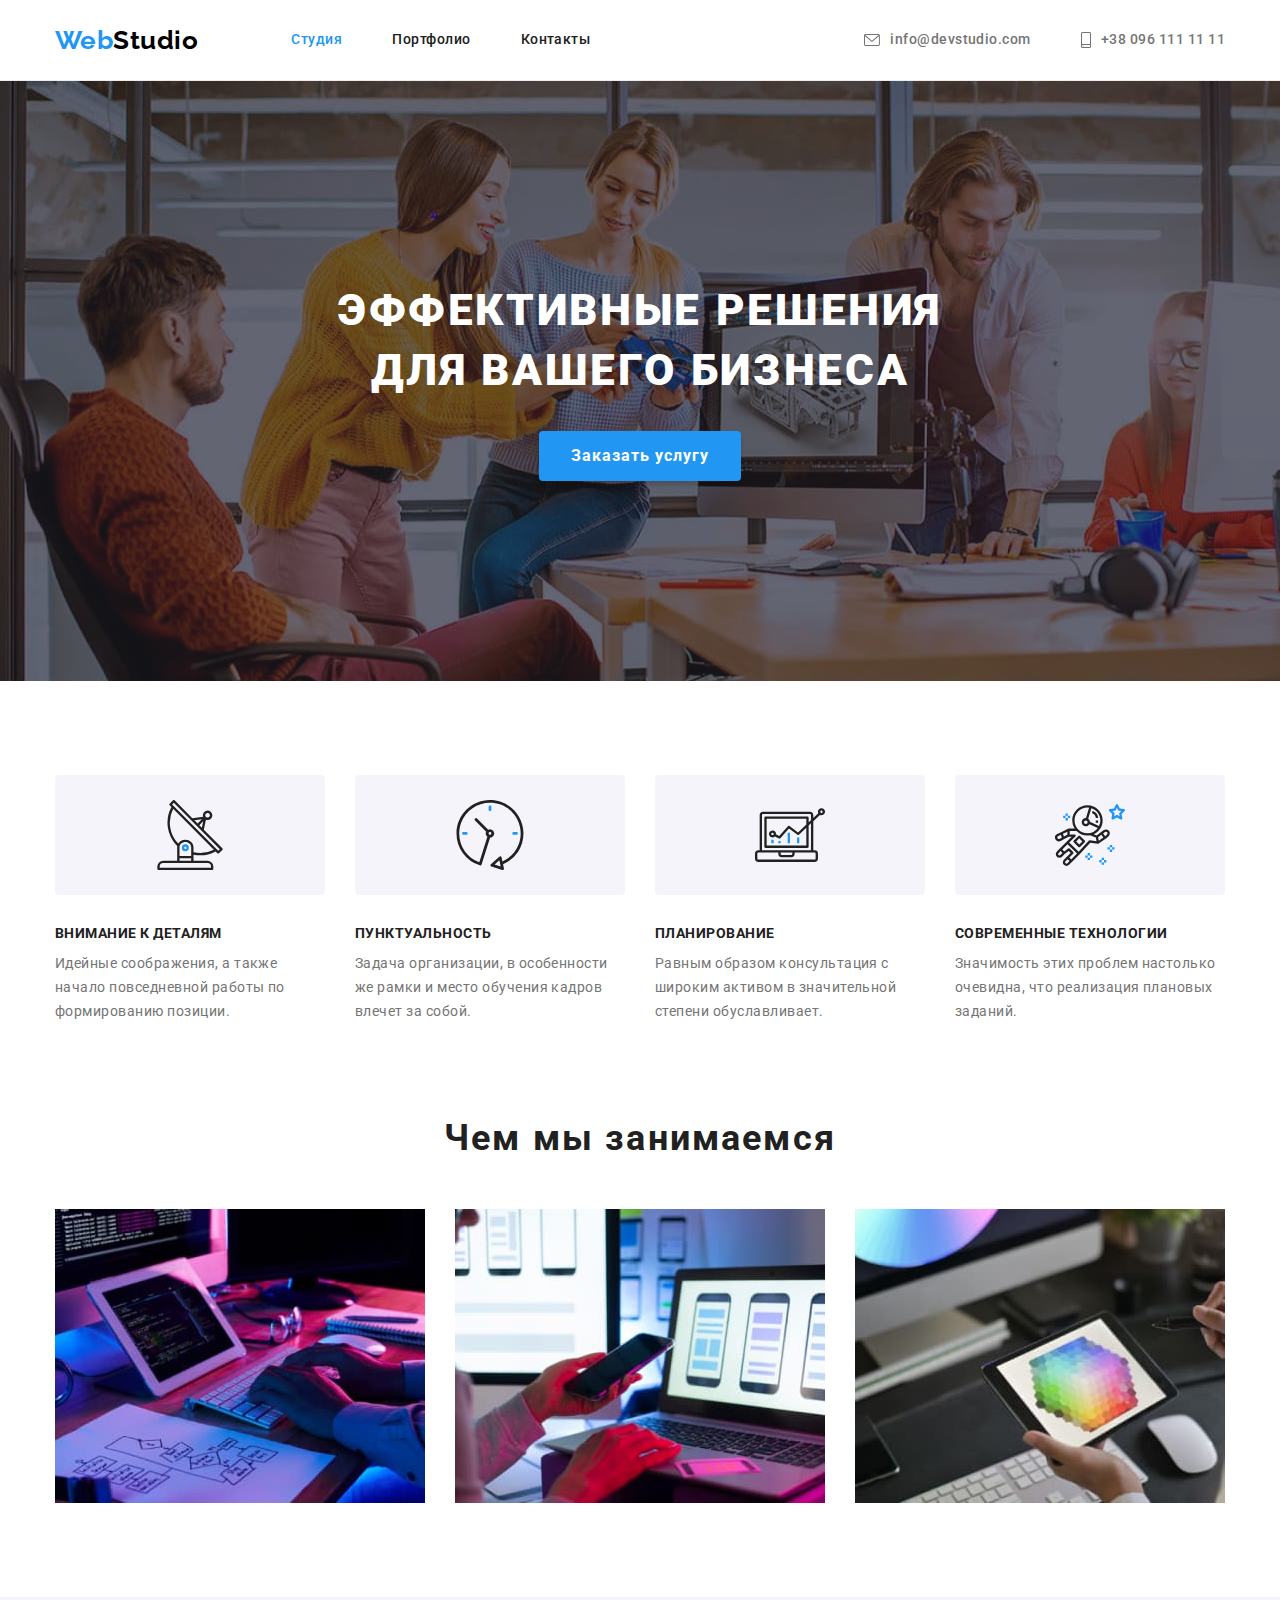
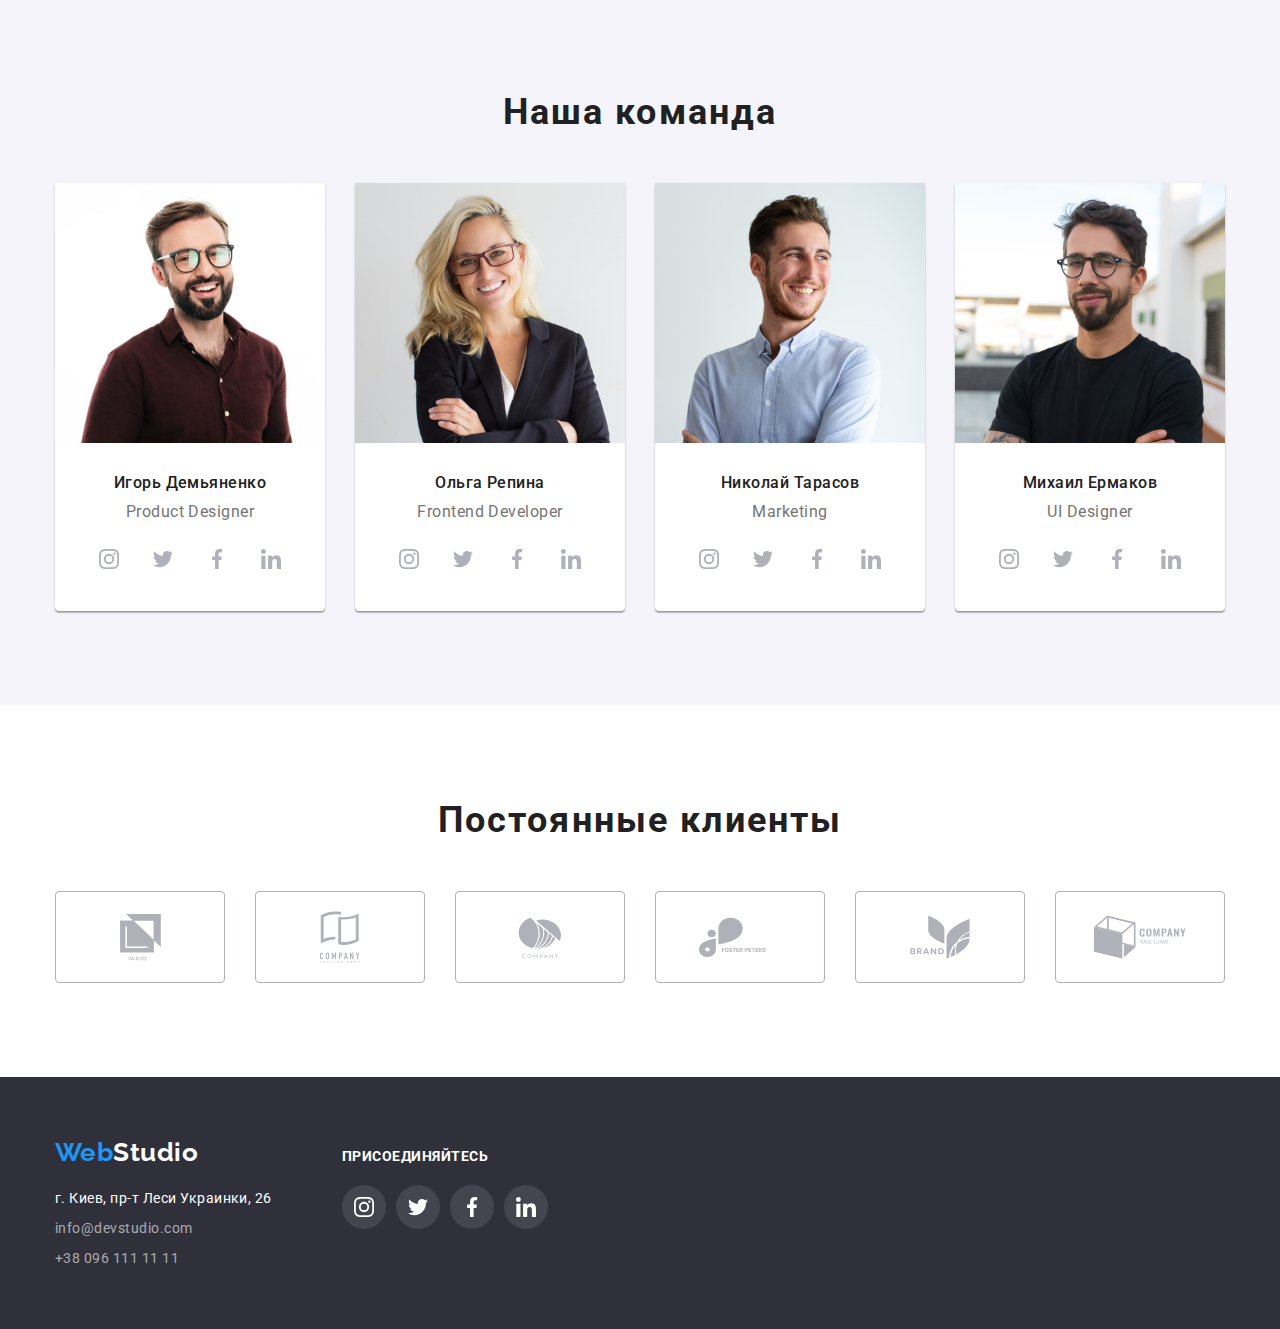
<file: index.html>
<!DOCTYPE html>
<html lang="ru">
  <head>
    <meta charset="UTF-8" />
    <meta http-equiv="X-UA-Compatible" content="IE=edge" />
    <meta name="viewport" content="width=device-width, initial-scale=1.0" />
    <link
      href="https://fonts.googleapis.com/css2?family=Raleway:wght@700&family=Roboto:wght@400;500;700;900&display=swap"
      rel="stylesheet"
    />
    <link
      rel="stylesheet"
      href="https://cdnjs.cloudflare.com/ajax/libs/modern-normalize/1.1.0/modern-normalize.min.css"
    />
    <link rel="stylesheet" href="./css/styles.css" />
    <title>WebStudio</title>
  </head>
  <body>
    <header class="hdr">
      <div class="container hdr_container">
        <nav class="site_nav">
          <a href="./index.html" lang="en" class="logo"
            ><span class="logo-accent">Web</span>Studio</a
          >
          <ul class="site_nav-link">
            <li class="item">
              <a href="./index.html" class="link current">Студия</a>
            </li>
            <li class="item">
              <a href="./portfolio.html" class="link">Портфолио</a>
            </li>
            <li class="item"><a href="#" class="link">Контакты</a></li>
          </ul>
        </nav>
        <ul class="site_contact">
          <li class="item">
            <a href="mailto:info@devstudio.com" class="link contact"
              ><svg width="16" height="12" class="icon">
                <use href="./images/svg/icons.svg#icon-envelope"></use>
              </svg>
              info@devstudio.com</a
            >
          </li>
          <li class="item">
            <a href="tel:+380961111111" class="link contact"
              ><svg width="10" height="16" class="icon">
                <use href="./images/svg/icons.svg#icon-smartphone"></use></svg
              >+38 096 111 11 11</a
            >
          </li>
        </ul>
      </div>
    </header>
    <main>
      <section class="hero">
        <div class="container hero-container">
          <h1 class="hero-title">Эффективные решения для вашего бизнеса</h1>
          <button type="button" class="btn hero_btn">Заказать услугу</button>
        </div>
      </section>
      <section class="section">
        <div class="container">
          <h2 class="title hidden">Наши особенности</h2>
          <ul class="advantages_list">
            <li class="item icon-antenna">
              <div class="icon-item">
                <svg width="70" height="70">
                  <use href="./images/svg/icons.svg#icon-antenna"></use>
                </svg>
              </div>
              <h3 class="advantages-title">Внимание к деталям</h3>
              <p class="advantages-text">
                Идейные соображения, а также начало повседневной работы по
                формированию позиции.
              </p>
            </li>
            <li class="item icon-clock">
              <div class="icon-item">
                <svg width="70" height="70">
                  <use href="./images/svg/icons.svg#icon-clock"></use>
                </svg>
              </div>
              <h3 class="advantages-title">Пунктуальность</h3>
              <p class="advantages-text">
                Задача организации, в особенности же рамки и место обучения
                кадров влечет за собой.
              </p>
            </li>
            <li class="item icon-diagram">
              <div class="icon-item">
                <svg width="70" height="70">
                  <use href="./images/svg/icons.svg#icon-diagram"></use>
                </svg>
              </div>
              <h3 class="advantages-title">Планирование</h3>
              <p class="advantages-text">
                Равным образом консультация с широким активом в значительной
                степени обуславливает.
              </p>
            </li>
            <li class="item icon-astronaut">
              <div class="icon-item">
                <svg width="70" height="70">
                  <use href="./images/svg/icons.svg#icon-astronaut"></use>
                </svg>
              </div>
              <h3 class="advantages-title">Современные технологии</h3>
              <p class="advantages-text">
                Значимость этих проблем настолько очевидна, что реализация
                плановых заданий.
              </p>
            </li>
          </ul>
        </div>
      </section>
      <section class="section work">
        <div class="container">
          <h2 class="title">Чем мы занимаемся</h2>
          <ul class="work-list">
            <li class="item">
              <img
                src="./images/whatdo/01.jpeg"
                alt="Работа с кодом"
                width="370"
              />
            </li>
            <li class="item">
              <img
                src="./images/whatdo/02.jpeg"
                alt="Работа с диаграммами"
                width="370"
              />
            </li>
            <li class="item">
              <img
                src="./images/whatdo/03.jpeg"
                alt="Работа с палитрой"
                width="370"
              />
            </li>
          </ul>
        </div>
      </section>
      <section class="section team">
        <div class="container">
          <h2 class="title">Наша команда</h2>
          <ul class="team_list">
            <li class="item">
              <img
                src="./images/ourteam/01.jpeg"
                alt="Игорь Демьяненко"
                width="270"
              />
              <div class="team-description">
                <h3 class="team-title">Игорь Демьяненко</h3>
                <p class="team-text">Product Designer</p>
                <ul class="team-list-icon">
                  <li class="icon-item">
                    <a
                      href="https://instagram.com/"
                      target="_blank"
                      aria-label="иконка Инстаграм"
                      class="icon-link"
                    >
                      <svg width="20" height="20" class="icon-media">
                        <use href="./images/svg/icons.svg#icon-instagram"></use>
                      </svg>
                    </a>
                  </li>
                  <li class="icon-item">
                    <a
                      href="https://twitter.com/"
                      target="_blank"
                      aria-label="иконка Твиттер"
                      class="icon-link"
                    >
                      <svg width="20" height="20" class="icon-media">
                        <use href="./images/svg/icons.svg#icon-twitter"></use>
                      </svg>
                    </a>
                  </li>
                  <li class="icon-item">
                    <a
                      href="https://facebook.com/"
                      target="_blank"
                      aria-label="иконка Фейсбук"
                      class="icon-link"
                    >
                      <svg width="20" height="20" class="icon-media">
                        <use href="./images/svg/icons.svg#icon-facebook"></use>
                      </svg>
                    </a>
                  </li>
                  <li class="icon-item">
                    <a
                      href="https://linkedin.com/"
                      target="_blank"
                      aria-label="иконка Линкедин"
                      class="icon-link"
                    >
                      <svg width="20" height="20" class="icon-media">
                        <use href="./images/svg/icons.svg#icon-linkedin"></use>
                      </svg>
                    </a>
                  </li>
                </ul>
              </div>
            </li>
            <li class="item">
              <img
                src="./images/ourteam/02.jpeg"
                alt="Ольга Репина"
                width="270"
              />
              <div class="team-description">
                <h3 class="team-title">Ольга Репина</h3>
                <p class="team-text">Frontend Developer</p>
                <ul class="team-list-icon">
                  <li class="icon-item">
                    <a
                      href="https://instagram.com/"
                      target="_blank"
                      aria-label="иконка Инстаграм"
                      class="icon-link"
                    >
                      <svg width="20" height="20" class="icon-media">
                        <use href="./images/svg/icons.svg#icon-instagram"></use>
                      </svg>
                    </a>
                  </li>
                  <li class="icon-item">
                    <a
                      href="https://twitter.com/"
                      target="_blank"
                      aria-label="иконка Твиттер"
                      class="icon-link"
                    >
                      <svg width="20" height="20" class="icon-media">
                        <use href="./images/svg/icons.svg#icon-twitter"></use>
                      </svg>
                    </a>
                  </li>
                  <li class="icon-item">
                    <a
                      href="https://facebook.com/"
                      target="_blank"
                      aria-label="иконка Фейсбук"
                      class="icon-link"
                    >
                      <svg width="20" height="20" class="icon-media">
                        <use href="./images/svg/icons.svg#icon-facebook"></use>
                      </svg>
                    </a>
                  </li>
                  <li class="icon-item">
                    <a
                      href="https://linkedin.com/"
                      target="_blank"
                      aria-label="иконка Линкедин"
                      class="icon-link"
                    >
                      <svg width="20" height="20" class="icon-media">
                        <use href="./images/svg/icons.svg#icon-linkedin"></use>
                      </svg>
                    </a>
                  </li>
                </ul>
              </div>
            </li>
            <li class="item">
              <img
                src="./images/ourteam/03.jpeg"
                alt="Николай Тарасов"
                width="270"
              />
              <div class="team-description">
                <h3 class="team-title">Николай Тарасов</h3>
                <p class="team-text">Marketing</p>
                <ul class="team-list-icon">
                  <li class="icon-item">
                    <a
                      href="https://instagram.com/"
                      target="_blank"
                      aria-label="иконка Инстаграм"
                      class="icon-link"
                    >
                      <svg width="20" height="20" class="icon-media">
                        <use href="./images/svg/icons.svg#icon-instagram"></use>
                      </svg>
                    </a>
                  </li>
                  <li class="icon-item">
                    <a
                      href="https://twitter.com/"
                      target="_blank"
                      aria-label="иконка Твиттер"
                      class="icon-link"
                    >
                      <svg width="20" height="20" class="icon-media">
                        <use href="./images/svg/icons.svg#icon-twitter"></use>
                      </svg>
                    </a>
                  </li>
                  <li class="icon-item">
                    <a
                      href="https://facebook.com/"
                      target="_blank"
                      aria-label="иконка Фейсбук"
                      class="icon-link"
                    >
                      <svg width="20" height="20" class="icon-media">
                        <use href="./images/svg/icons.svg#icon-facebook"></use>
                      </svg>
                    </a>
                  </li>
                  <li class="icon-item">
                    <a
                      href="https://linkedin.com/"
                      target="_blank"
                      aria-label="иконка Линкедин"
                      class="icon-link"
                    >
                      <svg width="20" height="20" class="icon-media">
                        <use href="./images/svg/icons.svg#icon-linkedin"></use>
                      </svg>
                    </a>
                  </li>
                </ul>
              </div>
            </li>
            <li class="item">
              <img
                src="./images/ourteam/04.jpeg"
                alt="Михаил Ермаков"
                width="270"
              />
              <div class="team-description">
                <h3 class="team-title">Михаил Ермаков</h3>
                <p class="team-text">UI Designer</p>
                <ul class="team-list-icon">
                  <li class="icon-item">
                    <a
                      href="https://instagram.com/"
                      target="_blank"
                      aria-label="иконка Инстаграм"
                      class="icon-link"
                    >
                      <svg width="20" height="20" class="icon-media">
                        <use href="./images/svg/icons.svg#icon-instagram"></use>
                      </svg>
                    </a>
                  </li>
                  <li class="icon-item">
                    <a
                      href="https://twitter.com/"
                      target="_blank"
                      aria-label="иконка Твиттер"
                      class="icon-link"
                    >
                      <svg width="20" height="20" class="icon-media">
                        <use href="./images/svg/icons.svg#icon-twitter"></use>
                      </svg>
                    </a>
                  </li>
                  <li class="icon-item">
                    <a
                      href="https://facebook.com/"
                      target="_blank"
                      aria-label="иконка Фейсбук"
                      class="icon-link"
                    >
                      <svg width="20" height="20" class="icon-media">
                        <use href="./images/svg/icons.svg#icon-facebook"></use>
                      </svg>
                    </a>
                  </li>
                  <li class="icon-item">
                    <a
                      href="https://linkedin.com/"
                      target="_blank"
                      aria-label="иконка Линкедин"
                      class="icon-link"
                    >
                      <svg width="20" height="20" class="icon-media">
                        <use href="./images/svg/icons.svg#icon-linkedin"></use>
                      </svg>
                    </a>
                  </li>
                </ul>
              </div>
            </li>
          </ul>
        </div>
      </section>
      <section class="section">
        <div class="container">
          <h2 class="title">Постоянные клиенты</h2>
          <ul class="client">
            <li class="item">
              <a href="" class="client-link">
                <svg width="41" height="46.7" class="client-icon">
                  <use href="./images/svg/icons.svg#icon-client01"></use>
                </svg>
              </a>
            </li>
            <li class="item">
              <a href="" class="client-link">
                <svg width="40" height="52" class="client-icon">
                  <use href="./images/svg/icons.svg#icon-client02"></use>
                </svg>
              </a>
            </li>
            <li class="item">
              <a href="" class="client-link">
                <svg width="43.46" height="41.18" class="client-icon">
                  <use href="./images/svg/icons.svg#icon-client03"></use>
                </svg>
              </a>
            </li>
            <li class="item">
              <a href="" class="client-link">
                <svg width="84.44" height="40.62" class="client-icon">
                  <use href="./images/svg/icons.svg#icon-client04"></use>
                </svg>
              </a>
            </li>
            <li class="item">
              <a href="" class="client-link">
                <svg width="62.54" height="44.43" class="client-icon">
                  <use href="./images/svg/icons.svg#icon-client05"></use>
                </svg>
              </a>
            </li>
            <li class="item">
              <a href="" class="client-link">
                <svg width="93.79" height="43.93" class="client-icon">
                  <use href="./images/svg/icons.svg#icon-client06"></use>
                </svg>
              </a>
            </li>
          </ul>
        </div>
      </section>
    </main>
    <footer class="footer">
      <div class="container footer-container">
        <div>
          <a href="./index.html" lang="en" class="link logo logo-footer"
            ><span class="logo-accent">Web</span>Studio</a
          >
          <address class="ftr_list">
            <ul class="ftr_item">
              <li>
                <a
                  href="https://goo.gl/maps/AdBMTaJ7GCbu6DjX8"
                  class="footer-link-item footer-link"
                  >г. Киев, пр-т Леси Украинки, 26</a
                >
              </li>
              <li>
                <a href="mailto:info@devstudio.com" class="footer-link"
                  >info@devstudio.com</a
                >
              </li>
              <li>
                <a href="tel:+380961111111" class="footer-link"
                  >+38 096 111 11 11</a
                >
              </li>
            </ul>
          </address>
        </div>
        <div class="ftr-list-link">
          <h2 class="ftr-link-title">присоединяйтесь</h2>
          <ul class="ftr-list-icon">
            <li class="icon-item">
              <a
                href="https://instagram.com/"
                target="_blank"
                aria-label="иконка Инстаграм"
                class="icon-link"
              >
                <svg width="20" height="20" class="icon-media">
                  <use href="./images/svg/icons.svg#icon-instagram"></use>
                </svg>
              </a>
            </li>
            <li class="icon-item">
              <a
                href="https://twitter.com/"
                target="_blank"
                aria-label="иконка Твиттер"
                class="icon-link"
              >
                <svg width="20" height="20" class="icon-media">
                  <use href="./images/svg/icons.svg#icon-twitter"></use>
                </svg>
              </a>
            </li>
            <li class="icon-item">
              <a
                href="https://facebook.com/"
                target="_blank"
                aria-label="иконка Фейсбук"
                class="icon-link"
              >
                <svg width="20" height="20" class="icon-media">
                  <use href="./images/svg/icons.svg#icon-facebook"></use>
                </svg>
              </a>
            </li>
            <li class="icon-item">
              <a
                href="https://linkedin.com/"
                target="_blank"
                aria-label="иконка Линкедин"
                class="icon-link"
              >
                <svg width="20" height="20" class="icon-media">
                  <use href="./images/svg/icons.svg#icon-linkedin"></use>
                </svg>
              </a>
            </li>
          </ul>
        </div>
      </div>
    </footer>
  </body>
</html>
</file>
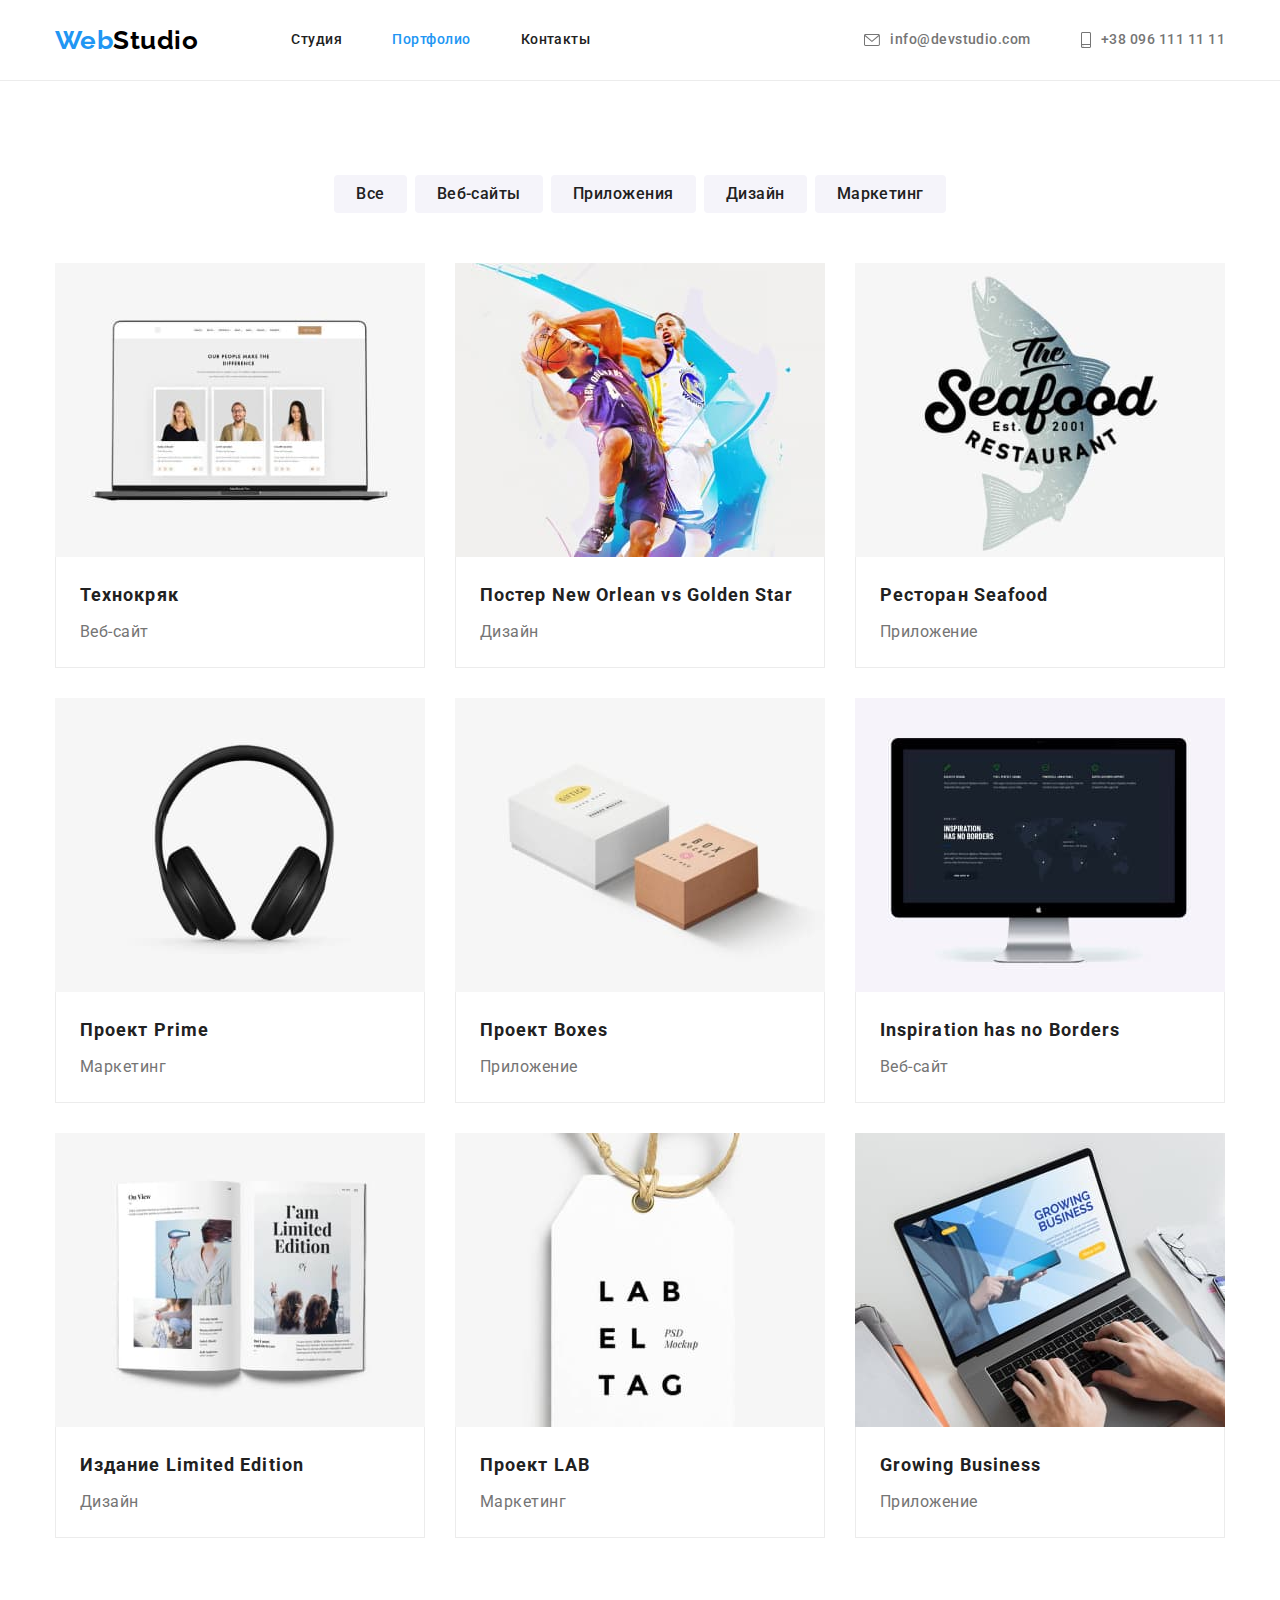
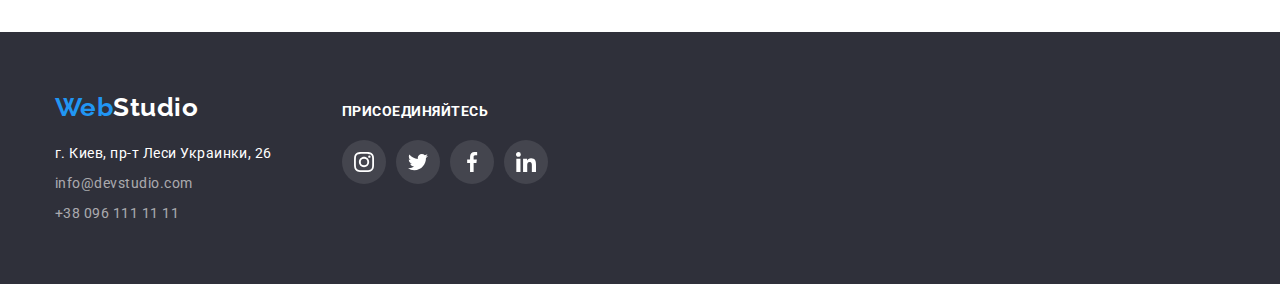
<file: portfolio.html>
<!DOCTYPE html>
<html lang="ru">
  <head>
    <meta charset="UTF-8" />
    <meta http-equiv="X-UA-Compatible" content="IE=edge" />
    <meta name="viewport" content="width=device-width, initial-scale=1.0" />
    <link
      href="https://fonts.googleapis.com/css2?family=Raleway:wght@700&family=Roboto:wght@400;500;700;900&display=swap"
      rel="stylesheet"
    />
    <link
      rel="stylesheet"
      href="https://cdnjs.cloudflare.com/ajax/libs/modern-normalize/1.1.0/modern-normalize.min.css"
    />
    <link rel="stylesheet" href="./css/styles.css" />
    <title>Portfolio</title>
  </head>
  <body>
    <header class="hdr">
      <div class="container hdr_container">
        <nav class="site_nav">
          <a href="./index.html" lang="en" class="logo"
            ><span class="logo-accent">Web</span>Studio</a
          >
          <ul class="site_nav-link">
            <li class="item">
              <a href="./index.html" class="link">Студия</a>
            </li>
            <li class="item">
              <a href="./portfolio.html" class="link current">Портфолио</a>
            </li>
            <li class="item"><a href="#" class="link">Контакты</a></li>
          </ul>
        </nav>
        <ul class="site_contact">
          <li class="item">
            <a href="mailto:info@devstudio.com" class="link contact"
              ><svg width="16" height="12" class="icon">
                <use href="./images/svg/icons.svg#icon-envelope"></use>
              </svg>
              info@devstudio.com</a
            >
          </li>
          <li class="item">
            <a href="tel:+380961111111" class="link contact"
              ><svg width="10" height="16" class="icon">
                <use href="./images/svg/icons.svg#icon-smartphone"></use></svg
              >+38 096 111 11 11</a
            >
          </li>
        </ul>
      </div>
    </header>
    <main>
      <section class="section">
        <div class="container">
          <h1 class="title hidden">Наше портфолио</h1>
          <ul class="portfolio-button-list">
            <li class="item">
              <button type="button" class="portfolio-button btn">Все</button>
            </li>
            <li class="item">
              <button type="button" class="portfolio-button btn">
                Веб-сайты
              </button>
            </li>
            <li class="item">
              <button type="button" class="portfolio-button btn">
                Приложения
              </button>
            </li>
            <li class="item">
              <button type="button" class="portfolio-button btn">Дизайн</button>
            </li>
            <li class="item">
              <button type="button" class="portfolio-button btn">
                Маркетинг
              </button>
            </li>
          </ul>
          <ul class="portfolio-list">
            <li class="item">
              <img
                src="./images/portfolio-project/01.jpeg"
                alt="Веб-сайт"
                width="370"
              />
              <div class="portfolio-description">
                <h2 class="portfolio-title">Технокряк</h2>
                <p class="portfolio-text">Веб-сайт</p>
              </div>
            </li>
            <li class="item">
              <img
                src="./images/portfolio-project/02.jpeg"
                alt="Дизайн"
                width="370"
              />
              <div class="portfolio-description">
                <h2 class="portfolio-title">
                  Постер New Orlean vs Golden Star
                </h2>
                <p class="portfolio-text">Дизайн</p>
              </div>
            </li>
            <li class="item">
              <img
                src="./images/portfolio-project/03.jpeg"
                alt="Приложение"
                width="370"
              />
              <div class="portfolio-description">
                <h2 class="portfolio-title">Ресторан Seafood</h2>
                <p class="portfolio-text">Приложение</p>
              </div>
            </li>
            <li class="item">
              <img
                src="./images/portfolio-project/04.jpeg"
                alt="Маркетинг"
                width="370"
              />
              <div class="portfolio-description">
                <h2 class="portfolio-title">Проект Prime</h2>
                <p class="portfolio-text">Маркетинг</p>
              </div>
            </li>
            <li class="item">
              <img
                src="./images/portfolio-project/05.jpeg"
                alt="Приложение"
                width="370"
              />
              <div class="portfolio-description">
                <h2 class="portfolio-title">Проект Boxes</h2>
                <p class="portfolio-text">Приложение</p>
              </div>
            </li>
            <li class="item">
              <img
                src="./images/portfolio-project/06.jpeg"
                alt="Веб-сайт"
                width="370"
              />
              <div class="portfolio-description">
                <h2 class="portfolio-title">Inspiration has no Borders</h2>
                <p class="portfolio-text">Веб-сайт</p>
              </div>
            </li>
            <li class="item">
              <img
                src="./images/portfolio-project/07.jpeg"
                alt="Дизайн"
                width="370"
              />
              <div class="portfolio-description">
                <h2 class="portfolio-title">Издание Limited Edition</h2>
                <p class="portfolio-text">Дизайн</p>
              </div>
            </li>
            <li class="item">
              <img
                src="./images/portfolio-project/08.jpeg"
                alt="Маркетинг"
                width="370"
              />
              <div class="portfolio-description">
                <h2 class="portfolio-title">Проект LAB</h2>
                <p class="portfolio-text">Маркетинг</p>
              </div>
            </li>
            <li class="item">
              <img
                src="./images/portfolio-project/09.jpeg"
                alt="Приложение"
                width="370"
              />
              <div class="portfolio-description">
                <h2 class="portfolio-title">Growing Business</h2>
                <p class="portfolio-text">Приложение</p>
              </div>
            </li>
          </ul>
        </div>
      </section>
    </main>
    <footer class="footer">
      <div class="container footer-container">
        <div>
          <a href="./index.html" lang="en" class="link logo logo-footer"
            ><span class="logo-accent">Web</span>Studio</a
          >
          <address class="ftr_list">
            <ul class="ftr_item">
              <li>
                <a
                  href="https://goo.gl/maps/AdBMTaJ7GCbu6DjX8"
                  class="footer-link-item footer-link"
                  >г. Киев, пр-т Леси Украинки, 26</a
                >
              </li>
              <li>
                <a href="mailto:info@devstudio.com" class="footer-link"
                  >info@devstudio.com</a
                >
              </li>
              <li>
                <a href="tel:+380961111111" class="footer-link"
                  >+38 096 111 11 11</a
                >
              </li>
            </ul>
          </address>
        </div>
        <div class="ftr-list-link">
          <h2 class="ftr-link-title">присоединяйтесь</h2>
          <ul class="ftr-list-icon">
            <li class="icon-item">
              <a
                href="https://instagram.com/"
                target="_blank"
                aria-label="иконка Инстаграм"
                class="icon-link"
              >
                <svg width="20" height="20" class="icon-media">
                  <use href="./images/svg/icons.svg#icon-instagram"></use>
                </svg>
              </a>
            </li>
            <li class="icon-item">
              <a
                href="https://twitter.com/"
                target="_blank"
                aria-label="иконка Твиттер"
                class="icon-link"
              >
                <svg width="20" height="20" class="icon-media">
                  <use href="./images/svg/icons.svg#icon-twitter"></use>
                </svg>
              </a>
            </li>
            <li class="icon-item">
              <a
                href="https://facebook.com/"
                target="_blank"
                aria-label="иконка Фейсбук"
                class="icon-link"
              >
                <svg width="20" height="20" class="icon-media">
                  <use href="./images/svg/icons.svg#icon-facebook"></use>
                </svg>
              </a>
            </li>
            <li class="icon-item">
              <a
                href="https://linkedin.com/"
                target="_blank"
                aria-label="иконка Линкедин"
                class="icon-link"
              >
                <svg width="20" height="20" class="icon-media">
                  <use href="./images/svg/icons.svg#icon-linkedin"></use>
                </svg>
              </a>
            </li>
          </ul>
        </div>
      </div>
    </footer>
  </body>
</html>
</file>
<file: css/styles.css>
/* Основной цвет фона #FFFFFF; */
/* Вторичный цвет фона #2F303A; */
/* Фоновый цвет секции наша команда #F5F4FA; */

/* Цвет основного текста #212121; */
/* Цвет вторичного текста #757575; */
/* Цвет акцента #2196F3; */
/* Цвет текста заголовка #FFFFFF */
/* Цвет логотипа #000000; */
/* Цвет ссылок в подвале rgba(255, 255, 255, 0.6); */

/* Интервал между буквами  0.03em;*/

:root {
  --primary-bg-color: #ffffff;
  --secondary-bg-color: #2f303a;
  --team-bg-color: #f5f4fa;

  --main-text-color: #212121;
  --secondary-text-color: #757575;
  --accent-color: #2196f3;
  --headline-text-color: #ffffff;
  --logo-color: #000000;
  --footer-link-text-color: rgba(255, 255, 255, 0.6);
  --footer-icon-bg-color: rgba(255, 255, 255, 0.1);
  --letter-spacing: 0.03em;

  --border-color: #ececec;
  --team-media-link-color: #afb1b8;
  --hover-btn-hero-color: #188ce8;
}

/* Основннее стили */
html {
  box-sizing: border-box;
}
*,
*::before,
*::after {
  box-sizing: inherit;
}
h1,
h2,
h3,
p,
ul,
a {
  list-style: none;
  text-decoration: none;
  margin: 0;
  padding: 0;
}
img {
  display: block;
}
body {
  background-color: var(--primary-bg-color);
  color: var(--main-text-color);
  font-family: "Roboto", sans-serif;
  letter-spacing: var(--letter-spacing);
}

.hidden {
  display: none;
}
.container {
  width: 1200px;
  margin-right: auto;
  margin-left: auto;
  padding-left: 15px;
  padding-right: 15px;
  /* outline: 2px solid red; */
}
.section {
  padding: 94px 0;
}
.btn {
  font-family: inherit;
  border: 0;
  border-radius: 4px;
  font-weight: 500;
  font-size: 16px;
  line-height: 1.62;
  letter-spacing: var(--letter-spacing);
  color: var(--main-text-color);
  cursor: pointer;
}
/* Основннее стили */

/* Стили Шапки */
.hdr {
  border-bottom: 1px solid var(--border-color);
}
.hdr_container {
  display: flex;
  align-items: center;
}
.site_nav {
  display: flex;
  align-items: center;
}
.logo {
  font-family: "Raleway", sans-serif;
  font-weight: 700;
  font-size: 26px;
  line-height: 1.19;
  color: var(--logo-color);
}
.logo-accent {
  color: var(--accent-color);
}
.site_nav-link {
  display: flex;
  align-items: center;
  margin-left: 93px;
}

.site_nav-link .link,
.site_contact .link {
  display: block;
  padding: 32px 0;
  font-weight: 500;
  font-size: 14px;
  line-height: 1.14;
  color: var(--main-text-color);
}
.site_nav-link .item + .item,
.site_contact .item + .item {
  margin-left: 50px;
}
.site_nav-link .current {
  color: var(--accent-color);
}
.site_contact {
  display: flex;
  align-items: center;
  margin-left: auto;
}
.site_contact .contact {
  display: flex;
  align-items: center;
  color: var(--secondary-text-color);
}
.contact .icon {
  margin-right: 10px;
  fill: currentColor;
}
.site_nav-link .link:hover,
.site_nav-link .link:focus,
.site_contact .link:hover,
.site_contact .link:focus {
  color: var(--accent-color);
}
/* Стили Шапки */

/* Стили основной секции  */
.hero {
  max-width: 1600px;
  margin-left: auto;
  margin-right: auto;
  background-image: linear-gradient(
      to right,
      rgba(47, 48, 58, 0.4),
      rgba(47, 48, 58, 0.4)
    ),
    url(../images/hero.jpeg);
  text-align: center;
  background-color: var(--secondary-bg-color);
  color: var(--headline-text-color);
}

.hero-container {
  padding: 200px 0;
}
.hero-title {
  margin: 0 auto;
  width: 696px;
  margin-bottom: 30px;
  font-weight: 900;
  font-size: 44px;
  line-height: 1.36;
  letter-spacing: 0.06em;
  text-transform: uppercase;
}
.hero_btn {
  padding: 10px 32px;

  font-weight: 700;
  line-height: 1.88;
  letter-spacing: 0.06em;
  background: var(--accent-color);
  box-shadow: 0px 4px 4px rgba(0, 0, 0, 0.15);
  color: var(--headline-text-color);
}
.hero_btn:hover,
.hero_btn:focus {
  background: var(--hover-btn-hero-color);
}

.advantages_list {
  display: flex;
}
.advantages_list .item + .item {
  margin-left: 30px;
}

.advantages_list .icon-item {
  display: flex;
  margin-bottom: 30px;
  height: 120px;
  width: 270px;
  align-items: center;
  justify-content: center;
  background-color: var(--team-bg-color);
  border-radius: 4px;
}

/*  Наши особенности пробный через псевдокласс*/
/* .advantages_list .item::before{
  display: block;
  content: "";
  margin-bottom: 30px;
  height: 120px;
  width: 270px;
  background-color: var(--team-bg-color);
  border-radius: 4px;
  background-position: center;
  background-repeat: no-repeat;
}
.icon-antenna::before{
  background-image: url(../images/svg/antenna.svg);
}
.icon-clock::before{
  background-image: url(../images/svg/clock.svg);
}
.icon-diagram::before{
  background-image: url(../images/svg/diagram.svg);
}
.icon-astronaut::before{
  background-image: url(../images/svg/astronaut.svg);
} */
/* -------------------------------------------- */

.title {
  margin-bottom: 50px;
  font-size: 36px;
  line-height: 1.17;
  text-align: center;
  letter-spacing: 0.06em;
}
.advantages-title {
  margin-bottom: 10px;
  font-size: 14px;
  line-height: 1.15;
  text-transform: uppercase;
}
.advantages-text {
  font-size: 14px;
  line-height: 1.72;
  color: var(--secondary-text-color);
}
.work {
  padding-top: 0;
}
.work-list {
  display: flex;
}

.work-list .item + .item {
  margin-left: 30px;
}
.team {
  background-color: var(--team-bg-color);
}
.team_list {
  display: flex;
}
.team_list .item + .item {
  margin-left: 30px;
}
.team_list .item {
  /* width: calc((100% - 3 * 30px) / 4); */

  background-color: var(--primary-bg-color);
  box-shadow: 0px 1px 3px rgba(0, 0, 0, 0.12), 0px 1px 1px rgba(0, 0, 0, 0.14),
    0px 2px 1px rgba(0, 0, 0, 0.2);
  border-radius: 0px 0px 4px 4px;
}
.team-description {
  padding: 30px 0;
}
.team-title {
  margin-bottom: 10px;
  font-weight: 500;
  font-size: 16px;
  line-height: 1.19;
  text-align: center;
}
.team-text {
  margin-bottom: 16px;
  font-size: 16px;
  line-height: 1.19;
  text-align: center;
  color: var(--secondary-text-color);
}
.team-list-icon {
  display: flex;
  justify-content: center;
}
.team-list-icon .icon-item + .icon-item {
  margin-left: 10px;
}
.team-list-icon .icon-link {
  display: flex;
  align-items: center;
  justify-content: center;
  width: 44px;
  height: 44px;
  border-radius: 50%;
  color: var(--team-media-link-color);
}
.icon-media {
  fill: currentColor;
}
.team-list-icon .icon-link:hover,
.team-list-icon .icon-link:focus {
  color: var(--headline-text-color);
  background-color: var(--accent-color);
  box-shadow: 0px 4px 4px rgba(0, 0, 0, 0.25);
}
.client {
  display: flex;
}
.client .item + .item {
  margin-left: 30px;
}
.client-link {
  display: flex;
  justify-content: center;
  align-items: center;
  width: 170px;
  height: 92px;
  border: 1px solid var(--team-media-link-color);
  border-radius: 4px;
  color: var(--team-media-link-color);
}
.client-icon {
  fill: currentColor;
}
.client-link:hover,
.client-link:focus {
  border: 1px solid var(--accent-color);
  color: var(--accent-color);
}
/* Стили основной секции  */

/* Стили подвала */
.footer {
  padding: 60px 0;
  background-color: var(--secondary-bg-color);
}
.footer-container {
  display: flex;
}
.logo-footer {
  color: var(--headline-text-color);
}
.ftr_list {
  margin-top: 20px;
}

.footer-link {
  display: inline-block;
  font-style: normal;
  font-size: 14px;
  line-height: 1.5;
  color: var(--footer-link-text-color);
}
.ftr_item li:not(:last-child) {
  margin-bottom: 9px;
}
.footer-link:hover,
.footer-link:focus {
  color: var(--accent-color);
}
.footer-link-item {
  color: var(--primary-bg-color);
}
.ftr-list-link {
  margin-left: 70px;
}
.ftr-link-title {
  margin-top: 12px;
  margin-bottom: 20px;
  font-size: 14px;
  line-height: 1.14;
  text-transform: uppercase;
  color: var(--headline-text-color);
}
.ftr-list-icon {
  display: flex;
}
.ftr-list-icon .icon-link {
  display: flex;
  align-items: center;
  justify-content: center;
  width: 44px;
  height: 44px;
  border-radius: 50%;
  background-color: var(--footer-icon-bg-color);
  color: var(--headline-text-color);
}
.ftr-list-icon .icon-item + .icon-item {
  margin-left: 10px;
}
.ftr-list-icon .icon-link:hover,
.ftr-list-icon .icon-link:focus {
  background-color: var(--accent-color);
  filter: drop-shadow(0px 4px 4px rgba(0, 0, 0, 0.25));
}
/* Стили подвала */

/* Стили кнопок портфолио */

.portfolio-button-list {
  display: flex;
  justify-content: center;
  margin-bottom: 50px;
}
.portfolio-button-list .item + .item {
  margin-left: 8px;
}
.portfolio-button {
  padding: 6px 22px;
  background-color: var(--team-bg-color);
  cursor: pointer;
}
.portfolio-button:hover,
.portfolio-button:focus {
  background-color: var(--accent-color);
  color: var(--primary-bg-color);
  filter: drop-shadow(0px 4px 4px rgba(0, 0, 0, 0.25));
}
.portfolio-list {
  display: flex;
  flex-wrap: wrap;
}
.portfolio-list .item {
  /* width: calc((100% - (30px * 2)) / 3); */
  margin-right: 30px;
  margin-bottom: 30px;
}

.portfolio-description {
  padding: 20px 24px;
  border: 1px solid var(--border-color);
  border-top: 0;
}

.portfolio-list .item:nth-child(3n) {
  margin-right: 0;
}

.portfolio-list .item:nth-last-child(-n + 3) {
  margin-bottom: 0;
}
.portfolio-list .item:hover,
.portfolio-list .item:focus {
  box-shadow: 0px 1px 1px rgba(0, 0, 0, 0.12), 0px 4px 4px rgba(0, 0, 0, 0.06),
    1px 4px 6px rgba(0, 0, 0, 0.16);
}
.portfolio-title {
  margin-bottom: 4px;
  font-size: 18px;
  line-height: 2;
  letter-spacing: 0.06em;
}
.portfolio-text {
  font-weight: 400;
  line-height: 1.88;
  color: var(--secondary-text-color);
}
</file>
